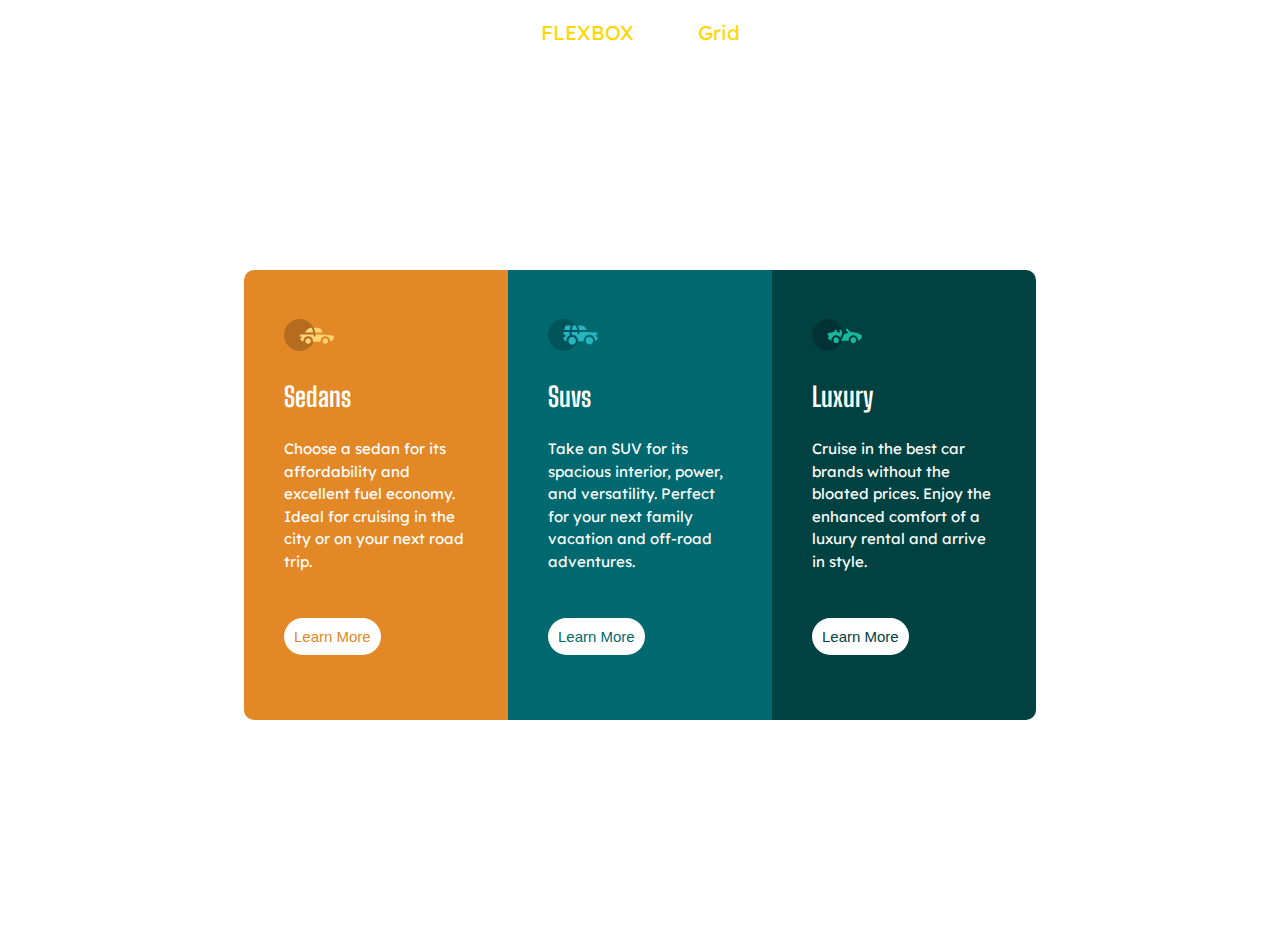
<file: index.html>
<!DOCTYPE html>
<html lang="en">
<head>
    <meta charset="UTF-8">
    <meta http-equiv="X-UA-Compatible" content="IE=edge">
    <meta name="viewport" content="width=device-width, initial-scale=1.0">
    <link rel="stylesheet" href="styles.css">
    <title>Flexbox Design</title>
</head>
<body>
    <header>
        <ul>
            <li><a href="index.html">FLEXBOX</a></li>
            <li><a class="gold" href="grid.html">Grid</a></li>
        </ul>    
    </header>

    <main>
        <div class="container">
            <div class="flex sedans">
                <div class="icon">
                    <img src="icons/icon-sedans.svg" alt="car">
                </div>
                <h1>Sedans</h1>
                <p>Choose a sedan for its affordability and excellent fuel economy. Ideal for cruising in the city or on your next road trip.</p>
                <button class="sedans-btn">Learn More</button>
            </div>
            <div class="flex suvs">
                <div class="icon">
                    <img src="icons/icon-suvs.svg" alt="car">
                </div>
                <h1>Suvs</h1>
                <p>Take an SUV for its spacious interior, power, and versatility. Perfect for your next family vacation and off-road adventures.</p>
                <button class="suvs-btn">Learn More</button>
            </div>
            <div class="flex luxury">
                <div class="icon">
                    <img src="icons/icon-luxury.svg" alt="car">
                </div>
                <h1>Luxury</h1>
                <p>Cruise in the best car brands without the bloated prices. Enjoy the enhanced comfort of a luxury rental and arrive in style.</p>
                <button class="luxury-btn">Learn More</button>
            </div>
        </div>
    </main>
</body>
</html>
</file>
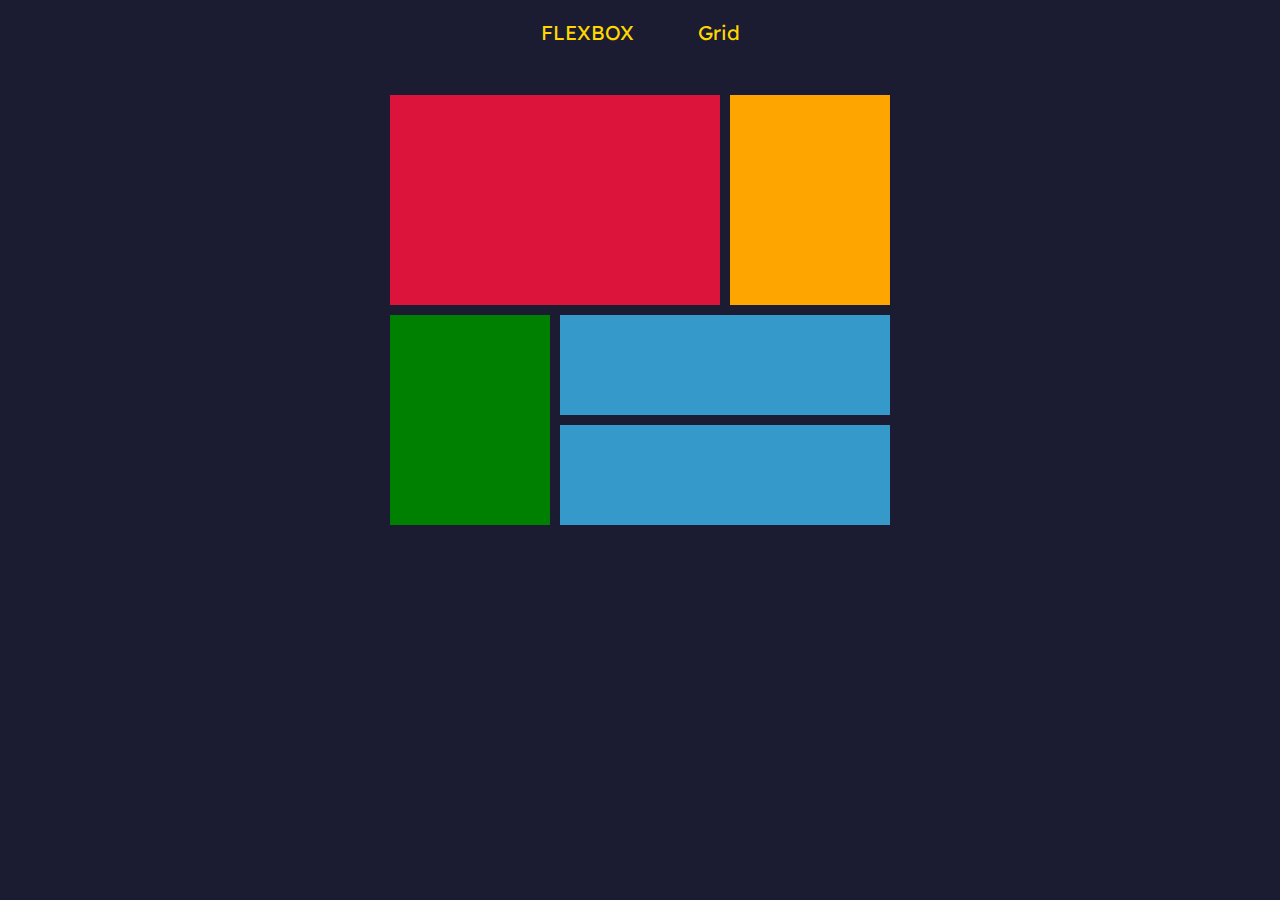
<file: grid.html>
<!DOCTYPE html>
<html lang="en">
  <head>
    <meta charset="UTF-8" />
    <meta http-equiv="X-UA-Compatible" content="IE=edge" />
    <meta name="viewport" content="width=device-width, initial-scale=1.0" />
    <link rel="stylesheet" href="styles.css" />
    <title>Document</title>
  </head>
  <body class="body">
    <header>
      <ul>
        <li><a href="index.html">FLEXBOX</a></li>
        <li><a class="gold" href="grid.html">Grid</a></li>
      </ul>
    </header>
    <main>
      <div class="container-grid">
        <div class="item1"></div>
        <div class="item2"></div>
        <div class="item3"></div>
        <div class="item4"></div>
        <div class="item5"></div>
      </div>
    </main>
  </body>
</html>
</file>
<file: styles.css>
@import url('https://fonts.googleapis.com/css2?family=Big+Shoulders+Display:wght@700&family=Lexend+Deca:wght@300;400&display=swap');

*{
    box-sizing: border-box;
    margin: 0;
    padding: 0;
    font-size: 15px;
    color: #fff;
}

body{
    margin: 0;
    padding: 0;
    font-family: "Lexend Deca", "Big Shoulders Display";
    width: 100%;
}

ul{
    list-style: none;
}

li{
    display: inline-block;
    margin: 0 20px;
}

a{
    text-decoration: none;
    font-size: 20px;
    padding: 5px 10px;
    color: gold;
    border-radius: 10px;
}

a:hover{
    background-color: gold;
    color: #fff;
}

main{
    width: 100%;
}

header{
    padding: 20px 20px 0 20px;
    display: flex;
    justify-content: center;
    width: 100%;
}

/* Flexbox design styles */
.container{
    display: flex;
    align-items: center;
    justify-content: center;
    margin: 0 auto;
    width: 85%;
    max-width: 800px;
    height: 100vh;
}

.flex{
    padding: 40px;
    width: 33%;
    height: 450px;
}

.icon{
    height: 50px;
    width: 50px;
    margin-bottom: 20px;
}

img{
    height: 100%;
    width: 100%;
    object-fit: contain;
}


h1{
    font-family: "Big Shoulders Display";
    font-size: 1.8rem;
    margin-bottom: 25px;
}

p{
    line-height: 1.5rem;
    margin-bottom: 45px;
}

.sedans{
    background-color: hsl(31, 77%, 52%);
    border-top-left-radius: 10px;
    border-bottom-left-radius: 10px;
}

.suvs{
    background-color: hsl(184, 100%, 22%);
}

.luxury{
    background-color: hsl(179, 100%, 13%);
    border-top-right-radius: 10px;
    border-bottom-right-radius: 10px;
}

button{
    padding: 10px;
    background-color: #fff;
    border: none;
    border-radius: 30px;
    cursor: pointer;
}

.sedans-btn{
    color: hsl(31, 77%, 52%);
}

.sedans-btn:hover{
    background-color: transparent;
    color: #fff;
    border: 1px solid #fff;
}

.suvs-btn{
    color: hsl(184, 100%, 22%);
}

.suvs-btn:hover{
    background-color: transparent;
    color: #fff;
    border: 1px solid #fff;
}

.luxury-btn{
    color: hsl(179, 100%, 13%);
}

.luxury-btn:hover{
    background-color: transparent;
    color: #fff;
    border: 1px solid #fff;
}

/* End Flexbox Design styles */

/* Grid styles */
.body{
    background-color: #1b1b32;
}

.container-grid{
    display: grid;
    grid-gap: 10px;
    grid-template-columns: auto auto auto;
    grid-auto-rows: 100px;
    margin: 50px auto;
    width: 60%;
    max-width: 500px;
}

.item1{
    grid-column: 1/3;
    grid-row: 1/3;
    background-color: crimson;
}

.item2{
    grid-column: 3/4;
    grid-row: 1/3;
    background-color: orange;
}

.item3{
    grid-column: 1/2;
    grid-row: 3/5;
    background-color: green;
}

.item4{
    grid-column: 2/4;
    grid-row: 3/4;
    background-color: rgb(53, 154, 201);
}

.item5{
    grid-column: 2/4;
    grid-row: 4/5;
    background-color: rgb(53, 154, 201);
}

/* End Grid styles */

@media (max-width: 850px) {
    .container{
        flex-direction: column;
        height: 100%;
        margin: 30px auto;
    }

    .flex{
        padding: 40px;
        width: 80%;
        max-width: 300px;
        height: 450px;
        border-radius: 10px;
        margin: 10px auto;
    }
}
/* End Flexbox design styles */
</file>
